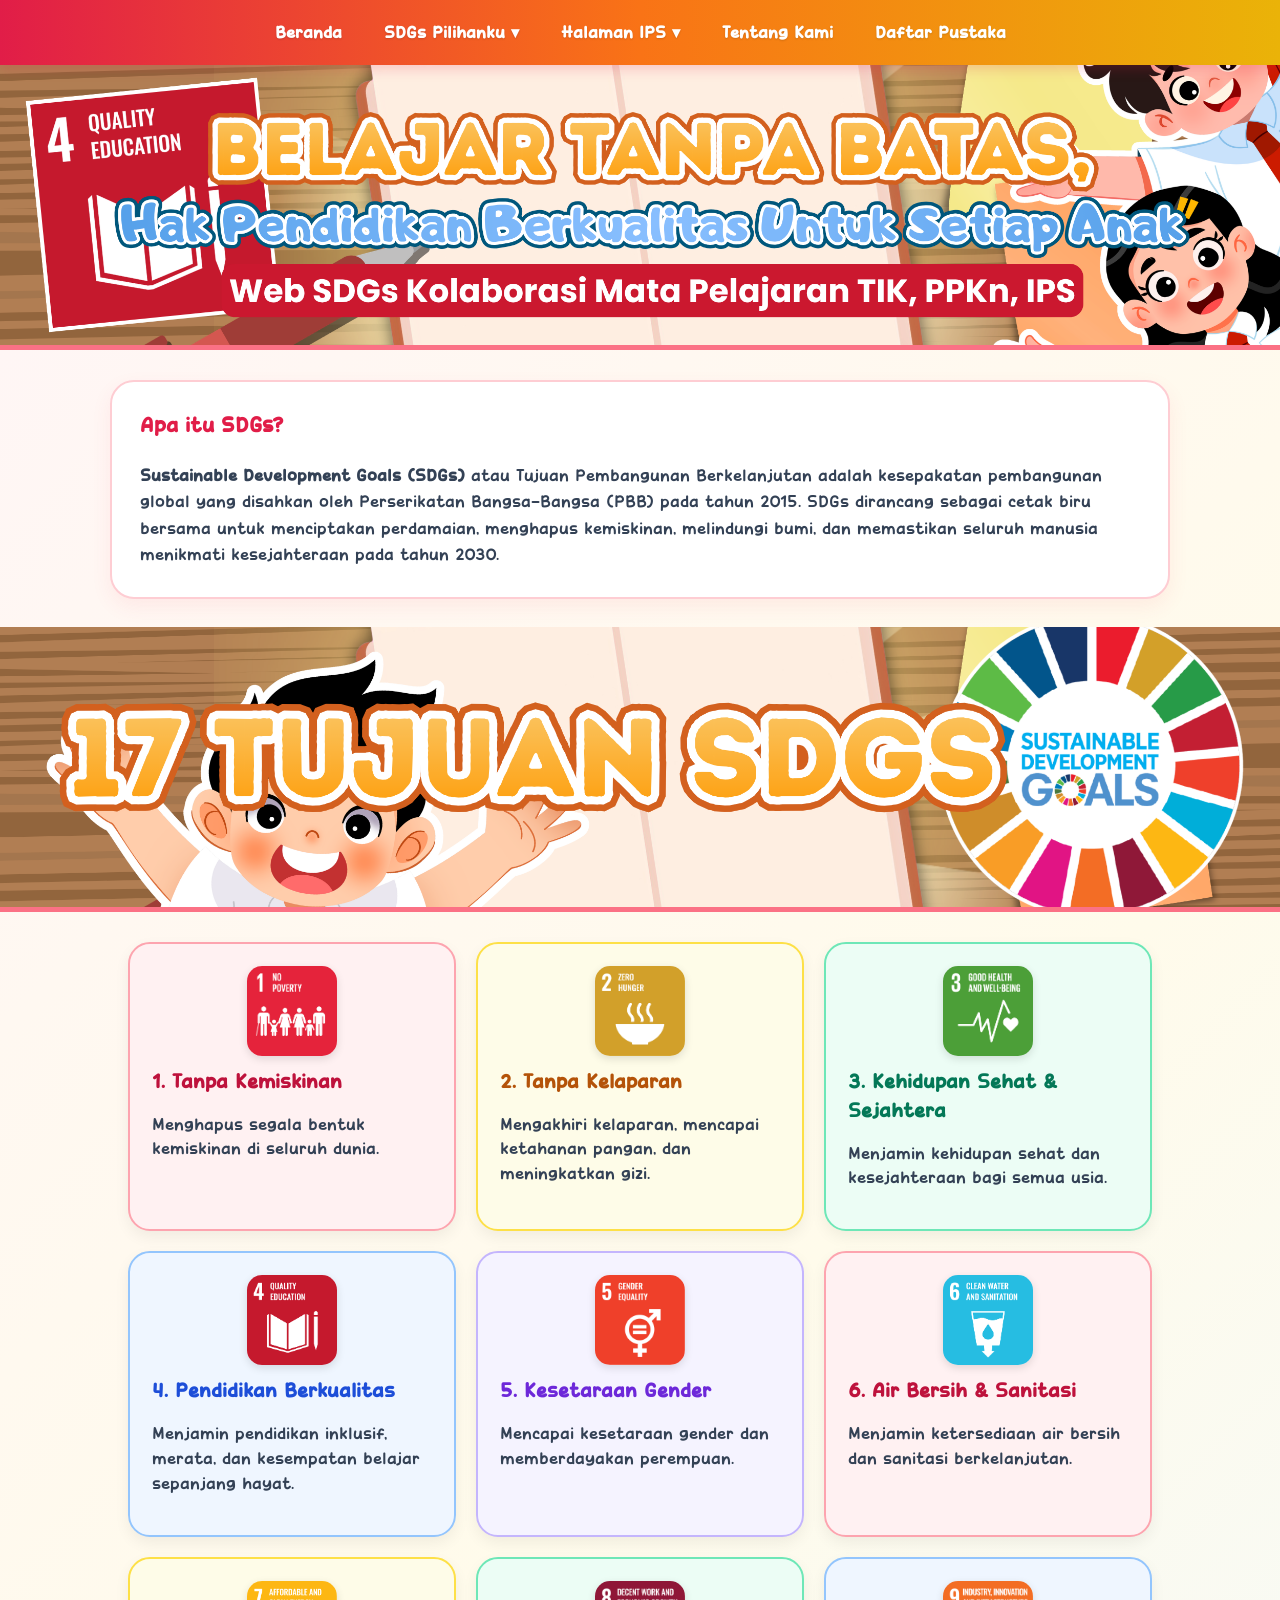
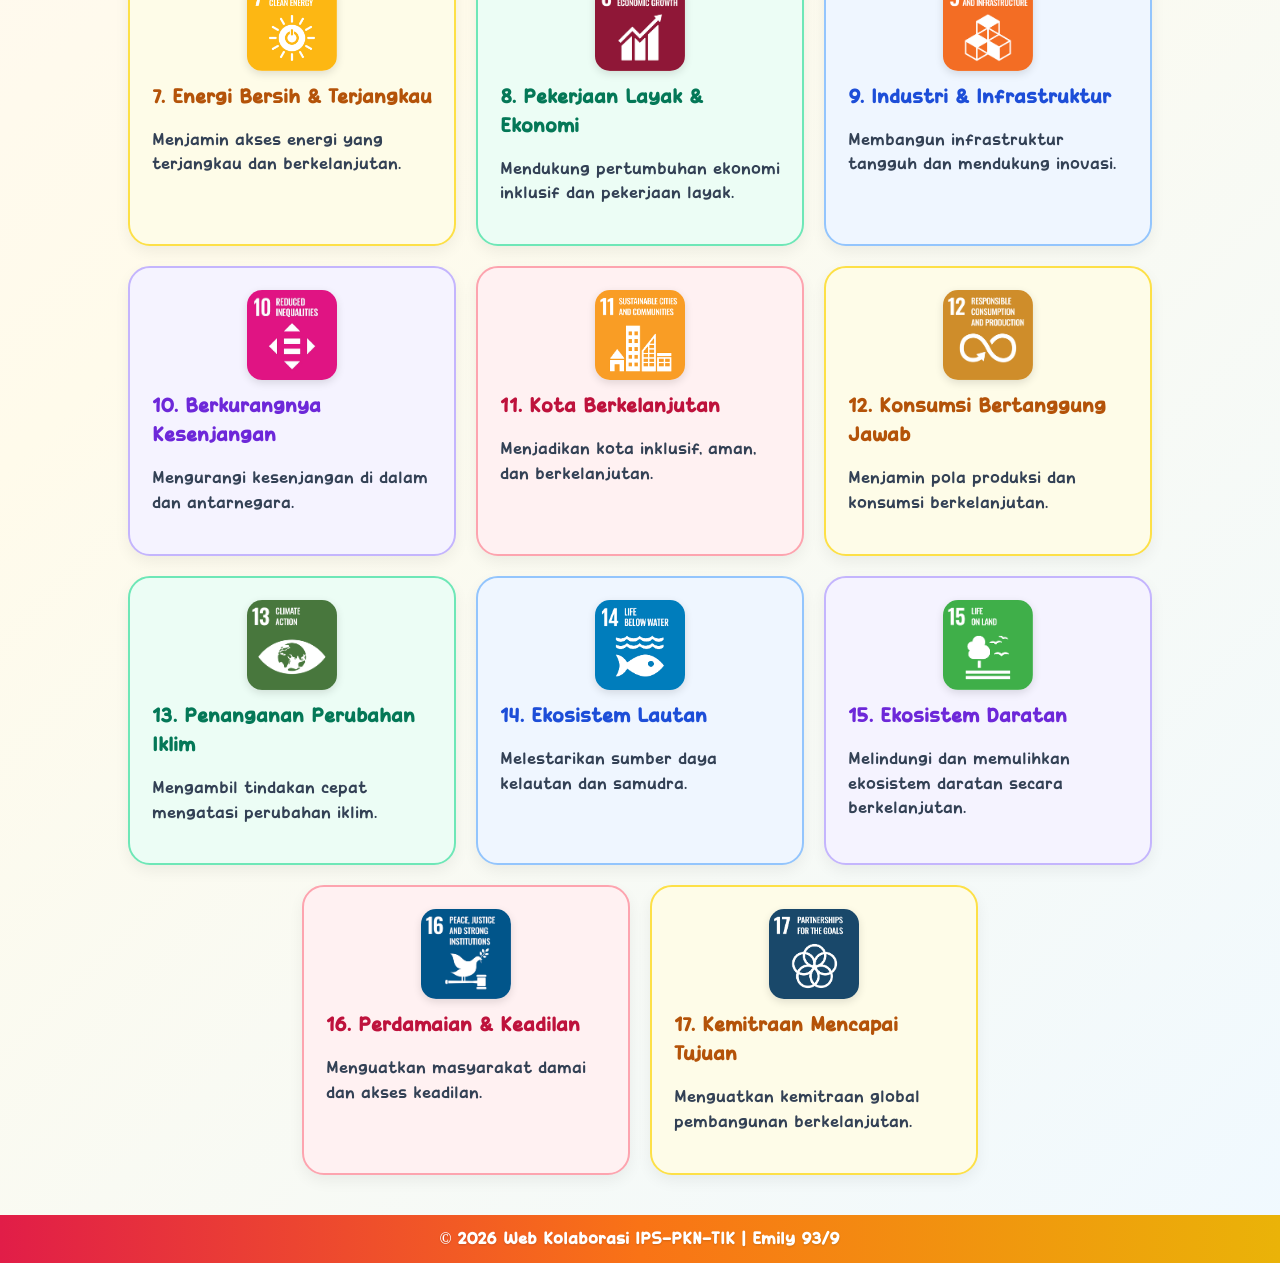
<file: index.html>
<!DOCTYPE html>
<html lang="id">
<head>
    <meta charset="UTF-8">
    <meta name="viewport" content="width=device-width, initial-scale=1.0">
    <title>Beranda - Belajar Tanpa Batas (SDGs 4)</title>
    <link rel="stylesheet" href="sas-93-emily.css">
</head>
<body>

    <div class="topnav">
        <a href="index.html">Beranda</a>
        <div class="dropdown">
            <a href="sdgs.html">SDGs Pilihanku ▾</a>
            <div class="dropdown-content">
                <a href="sdgs.html#masalah">Permasalahan di Sekitarku</a>
                <a href="sdgs.html#kerjasama">Keterkaitan SDGs & Kerjasama</a>
                <a href="sdgs.html#pancasila">Hubungan Pancasila & SDGs</a>
            </div>
        </div>
        <div class="dropdown">
            <a href="ips.html">Halaman IPS ▾</a>
            <div class="dropdown-content">
                <a href="ips.html#pembangunan">Pembangunan</a>
                <a href="ips.html#poster">Poster dan Video Kampanye</a>
            </div>
        </div>
        <a href="perkenalan.html">Tentang Kami</a>
        <a href="daftar-pustaka.html">Daftar Pustaka</a>
    </div>

    <div class="header-banner">
        <img src="1.png" alt="Belajar Tanpa Batas">
    </div>

    <div class="content">
        <div class="kotak-info">
            <h3>Apa itu SDGs?</h3>
            <p><b>Sustainable Development Goals (SDGs)</b> atau Tujuan Pembangunan Berkelanjutan adalah kesepakatan pembangunan global yang disahkan oleh Perserikatan Bangsa-Bangsa (PBB) pada tahun 2015. SDGs dirancang sebagai cetak biru bersama untuk menciptakan perdamaian, menghapus kemiskinan, melindungi bumi, dan memastikan seluruh manusia menikmati kesejahteraan pada tahun 2030.</p>
        </div>
    </div>

    <div class="header-banner">
        <img src="2.png" alt="17 Tujuan Pembangunan Berkelanjutan">
    </div>

    <div class="grid-kartu">
        <div class="kartu">
            <img src="sdgs1.png" alt="SDG 1" class="ikon-sdg">
            <h3>1. Tanpa Kemiskinan</h3>
            <p>Menghapus segala bentuk kemiskinan di seluruh dunia.</p>
        </div>
        <div class="kartu">
            <img src="sdgs2.png" alt="SDG 2" class="ikon-sdg">
            <h3>2. Tanpa Kelaparan</h3>
            <p>Mengakhiri kelaparan, mencapai ketahanan pangan, dan meningkatkan gizi.</p>
        </div>
        <div class="kartu">
            <img src="sdgs3.png" alt="SDG 3" class="ikon-sdg">
            <h3>3. Kehidupan Sehat & Sejahtera</h3>
            <p>Menjamin kehidupan sehat dan kesejahteraan bagi semua usia.</p>
        </div>
        <div class="kartu">
            <img src="sdgs4.png" alt="SDG 4" class="ikon-sdg">
            <h3>4. Pendidikan Berkualitas</h3>
            <p>Menjamin pendidikan inklusif, merata, dan kesempatan belajar sepanjang hayat.</p>
        </div>
        <div class="kartu">
            <img src="sdgs5.png" alt="SDG 5" class="ikon-sdg">
            <h3>5. Kesetaraan Gender</h3>
            <p>Mencapai kesetaraan gender dan memberdayakan perempuan.</p>
        </div>
        <div class="kartu">
            <img src="sdgs6.png" alt="SDG 6" class="ikon-sdg">
            <h3>6. Air Bersih & Sanitasi</h3>
            <p>Menjamin ketersediaan air bersih dan sanitasi berkelanjutan.</p>
        </div>
        <div class="kartu">
            <img src="sdgs7.png" alt="SDG 7" class="ikon-sdg">
            <h3>7. Energi Bersih & Terjangkau</h3>
            <p>Menjamin akses energi yang terjangkau dan berkelanjutan.</p>
        </div>
        <div class="kartu">
            <img src="sdgs8.png" alt="SDG 8" class="ikon-sdg">
            <h3>8. Pekerjaan Layak & Ekonomi</h3>
            <p>Mendukung pertumbuhan ekonomi inklusif dan pekerjaan layak.</p>
        </div>
        <div class="kartu">
            <img src="sdgs9.png" alt="SDG 9" class="ikon-sdg">
            <h3>9. Industri & Infrastruktur</h3>
            <p>Membangun infrastruktur tangguh dan mendukung inovasi.</p>
        </div>
        <div class="kartu">
            <img src="sdgs10.jpg" alt="SDG 10" class="ikon-sdg">
            <h3>10. Berkurangnya Kesenjangan</h3>
            <p>Mengurangi kesenjangan di dalam dan antarnegara.</p>
        </div>
        <div class="kartu">
            <img src="sdgs11.png" alt="SDG 11" class="ikon-sdg">
            <h3>11. Kota Berkelanjutan</h3>
            <p>Menjadikan kota inklusif, aman, dan berkelanjutan.</p>
        </div>
        <div class="kartu">
            <img src="sdgs12.png" alt="SDG 12" class="ikon-sdg">
            <h3>12. Konsumsi Bertanggung Jawab</h3>
            <p>Menjamin pola produksi dan konsumsi berkelanjutan.</p>
        </div>
        <div class="kartu">
            <img src="sdgs13.png" alt="SDG 13" class="ikon-sdg">
            <h3>13. Penanganan Perubahan Iklim</h3>
            <p>Mengambil tindakan cepat mengatasi perubahan iklim.</p>
        </div>
        <div class="kartu">
            <img src="sdgs14.png" alt="SDG 14" class="ikon-sdg">
            <h3>14. Ekosistem Lautan</h3>
            <p>Melestarikan sumber daya kelautan dan samudra.</p>
        </div>
        <div class="kartu">
            <img src="sdgs15.png" alt="SDG 15" class="ikon-sdg">
            <h3>15. Ekosistem Daratan</h3>
            <p>Melindungi dan memulihkan ekosistem daratan secara berkelanjutan.</p>
        </div>
        <div class="kartu">
            <img src="sdgs16.png" alt="SDG 16" class="ikon-sdg">
            <h3>16. Perdamaian & Keadilan</h3>
            <p>Menguatkan masyarakat damai dan akses keadilan.</p>
        </div>
        <div class="kartu">
            <img src="sdgs17.png" alt="SDG 17" class="ikon-sdg">
            <h3>17. Kemitraan Mencapai Tujuan</h3>
            <p>Menguatkan kemitraan global pembangunan berkelanjutan.</p>
        </div>
    </div>

        <div class="footer">
        <p>&copy; 2026 Web Kolaborasi IPS-PKN-TIK | Emily 93/9</p>
    </div>
</body>
</html>
</file>
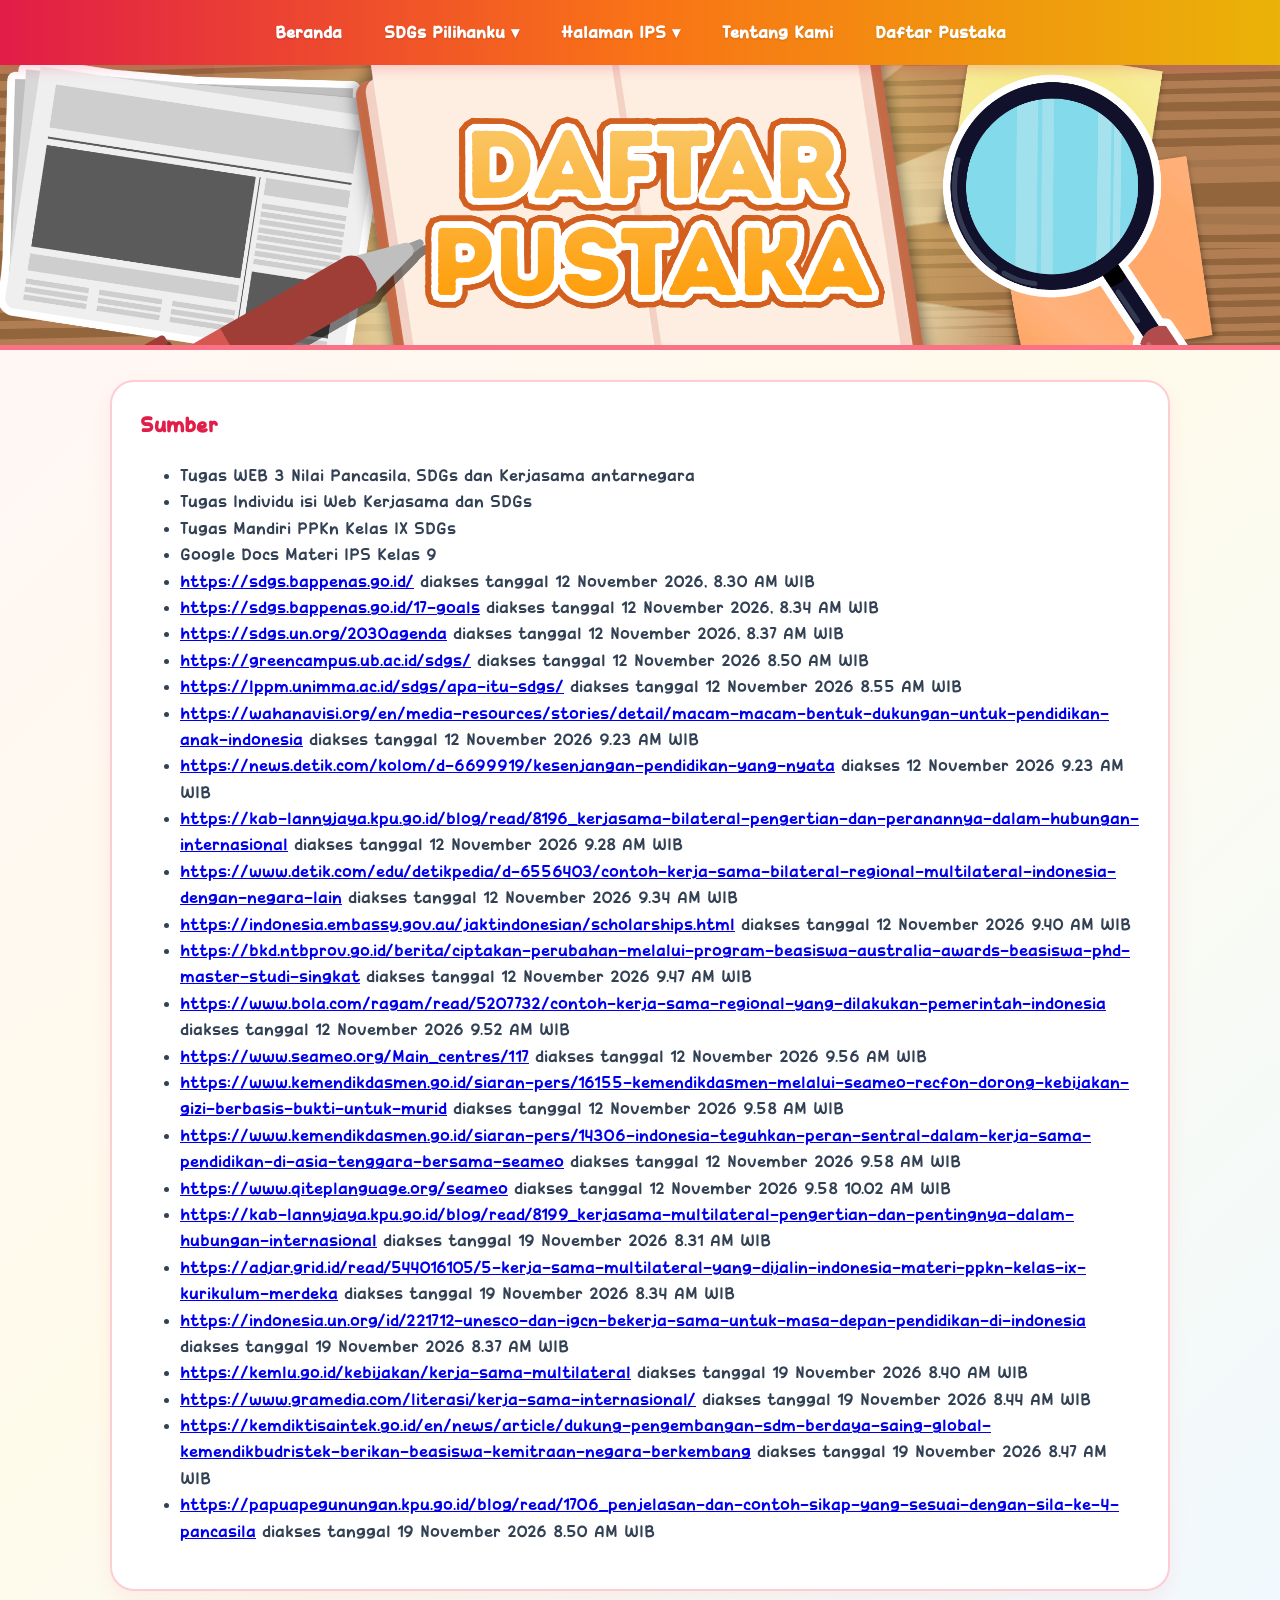
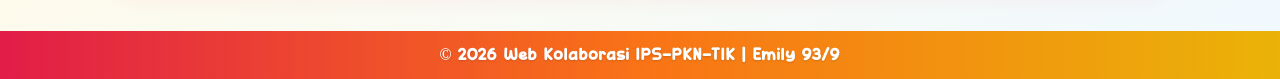
<file: daftar-pustaka.html>
<!DOCTYPE html>
<html lang="id">
<head>
    <meta charset="UTF-8">
    <meta name="viewport" content="width=device-width, initial-scale=1.0">
    <title>Daftar Pustaka - SDGs 4</title>
    <link rel="stylesheet" href="sas-93-emily.css">
</head>
<body>

    <div class="topnav">
        <a href="index.html">Beranda</a>
        <div class="dropdown">
            <a href="sdgs.html">SDGs Pilihanku ▾</a>
            <div class="dropdown-content">
                <a href="sdgs.html#masalah">Permasalahan di Sekitarku</a>
                <a href="sdgs.html#kerjasama">Keterkaitan SDGs & Kerjasama</a>
                <a href="sdgs.html#pancasila">Hubungan Pancasila & SDGs</a>
            </div>
        </div>
        <div class="dropdown">
            <a href="ips.html">Halaman IPS ▾</a>
            <div class="dropdown-content">
                <a href="ips.html#pembangunan">Pembangunan</a>
                <a href="ips.html#poster">Poster dan Video Kampanye</a>
            </div>
        </div>
        <a href="perkenalan.html">Tentang Kami</a>
        <a href="daftar-pustaka.html">Daftar Pustaka</a>
    </div>

    <div class="header-banner">
        <img src="9.png" alt="Daftar Pustaka">
    </div>

    <div class="content">
        <div class="kotak-info" style="word-wrap: break-word;">
            <h3>Sumber</h3>
            <ul>
                <li>Tugas WEB 3 Nilai Pancasila, SDGs dan Kerjasama antarnegara</li>
                <li>Tugas Individu isi Web Kerjasama dan SDGs</li>
                <li>Tugas Mandiri PPKn Kelas IX SDGs</li>
                <li>Google Docs Materi IPS Kelas 9</li>
                <li><a href="https://sdgs.bappenas.go.id/" target="_blank">https://sdgs.bappenas.go.id/</a> diakses tanggal 12 November 2026, 8.30 AM WIB</li>
                <li><a href="https://sdgs.bappenas.go.id/17-goals" target="_blank">https://sdgs.bappenas.go.id/17-goals</a> diakses tanggal 12 November 2026, 8.34 AM WIB</li>
                <li><a href="https://sdgs.un.org/2030agenda" target="_blank">https://sdgs.un.org/2030agenda</a> diakses tanggal 12 November 2026, 8.37 AM WIB</li>
                <li><a href="https://greencampus.ub.ac.id/sdgs/" target="_blank">https://greencampus.ub.ac.id/sdgs/</a> diakses tanggal 12 November 2026 8.50 AM WIB</li>
                <li><a href="https://lppm.unimma.ac.id/sdgs/apa-itu-sdgs/" target="_blank">https://lppm.unimma.ac.id/sdgs/apa-itu-sdgs/</a> diakses tanggal 12 November 2026 8.55 AM WIB</li>
                <li><a href="https://wahanavisi.org/en/media-resources/stories/detail/macam-macam-bentuk-dukungan-untuk-pendidikan-anak-indonesia" target="_blank">https://wahanavisi.org/en/media-resources/stories/detail/macam-macam-bentuk-dukungan-untuk-pendidikan-anak-indonesia</a> diakses tanggal 12 November 2026 9.23 AM WIB</li>
                <li><a href="https://news.detik.com/kolom/d-6699919/kesenjangan-pendidikan-yang-nyata" target="_blank">https://news.detik.com/kolom/d-6699919/kesenjangan-pendidikan-yang-nyata</a> diakses 12 November 2026 9.23 AM WIB</li>
                <li><a href="https://kab-lannyjaya.kpu.go.id/blog/read/8196_kerjasama-bilateral-pengertian-dan-peranannya-dalam-hubungan-internasional" target="_blank">https://kab-lannyjaya.kpu.go.id/blog/read/8196_kerjasama-bilateral-pengertian-dan-peranannya-dalam-hubungan-internasional</a> diakses tanggal 12 November 2026 9.28 AM WIB</li>
                <li><a href="https://www.detik.com/edu/detikpedia/d-6556403/contoh-kerja-sama-bilateral-regional-multilateral-indonesia-dengan-negara-lain" target="_blank">https://www.detik.com/edu/detikpedia/d-6556403/contoh-kerja-sama-bilateral-regional-multilateral-indonesia-dengan-negara-lain</a> diakses tanggal 12 November 2026 9.34 AM WIB</li>
                <li><a href="https://indonesia.embassy.gov.au/jaktindonesian/scholarships.html" target="_blank">https://indonesia.embassy.gov.au/jaktindonesian/scholarships.html</a> diakses tanggal 12 November 2026 9.40 AM WIB</li>
                <li><a href="https://bkd.ntbprov.go.id/berita/ciptakan-perubahan-melalui-program-beasiswa-australia-awards-beasiswa-phd-master-studi-singkat" target="_blank">https://bkd.ntbprov.go.id/berita/ciptakan-perubahan-melalui-program-beasiswa-australia-awards-beasiswa-phd-master-studi-singkat</a> diakses tanggal 12 November 2026 9.47 AM WIB</li>
                <li><a href="https://www.bola.com/ragam/read/5207732/contoh-kerja-sama-regional-yang-dilakukan-pemerintah-indonesia" target="_blank">https://www.bola.com/ragam/read/5207732/contoh-kerja-sama-regional-yang-dilakukan-pemerintah-indonesia</a> diakses tanggal 12 November 2026 9.52 AM WIB</li>
                <li><a href="https://www.seameo.org/Main_centres/117" target="_blank">https://www.seameo.org/Main_centres/117</a> diakses tanggal 12 November 2026 9.56 AM WIB</li>
                <li><a href="https://www.kemendikdasmen.go.id/siaran-pers/16155-kemendikdasmen-melalui-seameo-recfon-dorong-kebijakan-gizi-berbasis-bukti-untuk-murid" target="_blank">https://www.kemendikdasmen.go.id/siaran-pers/16155-kemendikdasmen-melalui-seameo-recfon-dorong-kebijakan-gizi-berbasis-bukti-untuk-murid</a> diakses tanggal 12 November 2026 9.58 AM WIB</li>
                <li><a href="https://www.kemendikdasmen.go.id/siaran-pers/14306-indonesia-teguhkan-peran-sentral-dalam-kerja-sama-pendidikan-di-asia-tenggara-bersama-seameo" target="_blank">https://www.kemendikdasmen.go.id/siaran-pers/14306-indonesia-teguhkan-peran-sentral-dalam-kerja-sama-pendidikan-di-asia-tenggara-bersama-seameo</a> diakses tanggal 12 November 2026 9.58 AM WIB</li>
                <li><a href="https://www.qiteplanguage.org/seameo" target="_blank">https://www.qiteplanguage.org/seameo</a> diakses tanggal 12 November 2026 9.58 10.02 AM WIB</li>
                <li><a href="https://kab-lannyjaya.kpu.go.id/blog/read/8199_kerjasama-multilateral-pengertian-dan-pentingnya-dalam-hubungan-internasional" target="_blank">https://kab-lannyjaya.kpu.go.id/blog/read/8199_kerjasama-multilateral-pengertian-dan-pentingnya-dalam-hubungan-internasional</a> diakses tanggal 19 November 2026 8.31 AM WIB</li>
                <li><a href="https://adjar.grid.id/read/544016105/5-kerja-sama-multilateral-yang-dijalin-indonesia-materi-ppkn-kelas-ix-kurikulum-merdeka" target="_blank">https://adjar.grid.id/read/544016105/5-kerja-sama-multilateral-yang-dijalin-indonesia-materi-ppkn-kelas-ix-kurikulum-merdeka</a> diakses tanggal 19 November 2026 8.34 AM WIB</li>
                <li><a href="https://indonesia.un.org/id/221712-unesco-dan-igcn-bekerja-sama-untuk-masa-depan-pendidikan-di-indonesia" target="_blank">https://indonesia.un.org/id/221712-unesco-dan-igcn-bekerja-sama-untuk-masa-depan-pendidikan-di-indonesia</a> diakses tanggal 19 November 2026 8.37 AM WIB</li>
                <li><a href="https://kemlu.go.id/kebijakan/kerja-sama-multilateral" target="_blank">https://kemlu.go.id/kebijakan/kerja-sama-multilateral</a> diakses tanggal 19 November 2026 8.40 AM WIB</li>
                <li><a href="https://www.gramedia.com/literasi/kerja-sama-internasional/" target="_blank">https://www.gramedia.com/literasi/kerja-sama-internasional/</a> diakses tanggal 19 November 2026 8.44 AM WIB</li>
                <li><a href="https://kemdiktisaintek.go.id/en/news/article/dukung-pengembangan-sdm-berdaya-saing-global-kemendikbudristek-berikan-beasiswa-kemitraan-negara-berkembang" target="_blank">https://kemdiktisaintek.go.id/en/news/article/dukung-pengembangan-sdm-berdaya-saing-global-kemendikbudristek-berikan-beasiswa-kemitraan-negara-berkembang</a> diakses tanggal 19 November 2026 8.47 AM WIB</li>
                <li><a href="https://papuapegunungan.kpu.go.id/blog/read/1706_penjelasan-dan-contoh-sikap-yang-sesuai-dengan-sila-ke-4-pancasila" target="_blank">https://papuapegunungan.kpu.go.id/blog/read/1706_penjelasan-dan-contoh-sikap-yang-sesuai-dengan-sila-ke-4-pancasila</a> diakses tanggal 19 November 2026 8.50 AM WIB</li>
            </ul>
        </div>
    </div>

   <div class="footer">
        <p>&copy; 2026 Web Kolaborasi IPS-PKN-TIK | Emily 93/9</p>
    </div>
</body>
</html>
</file>
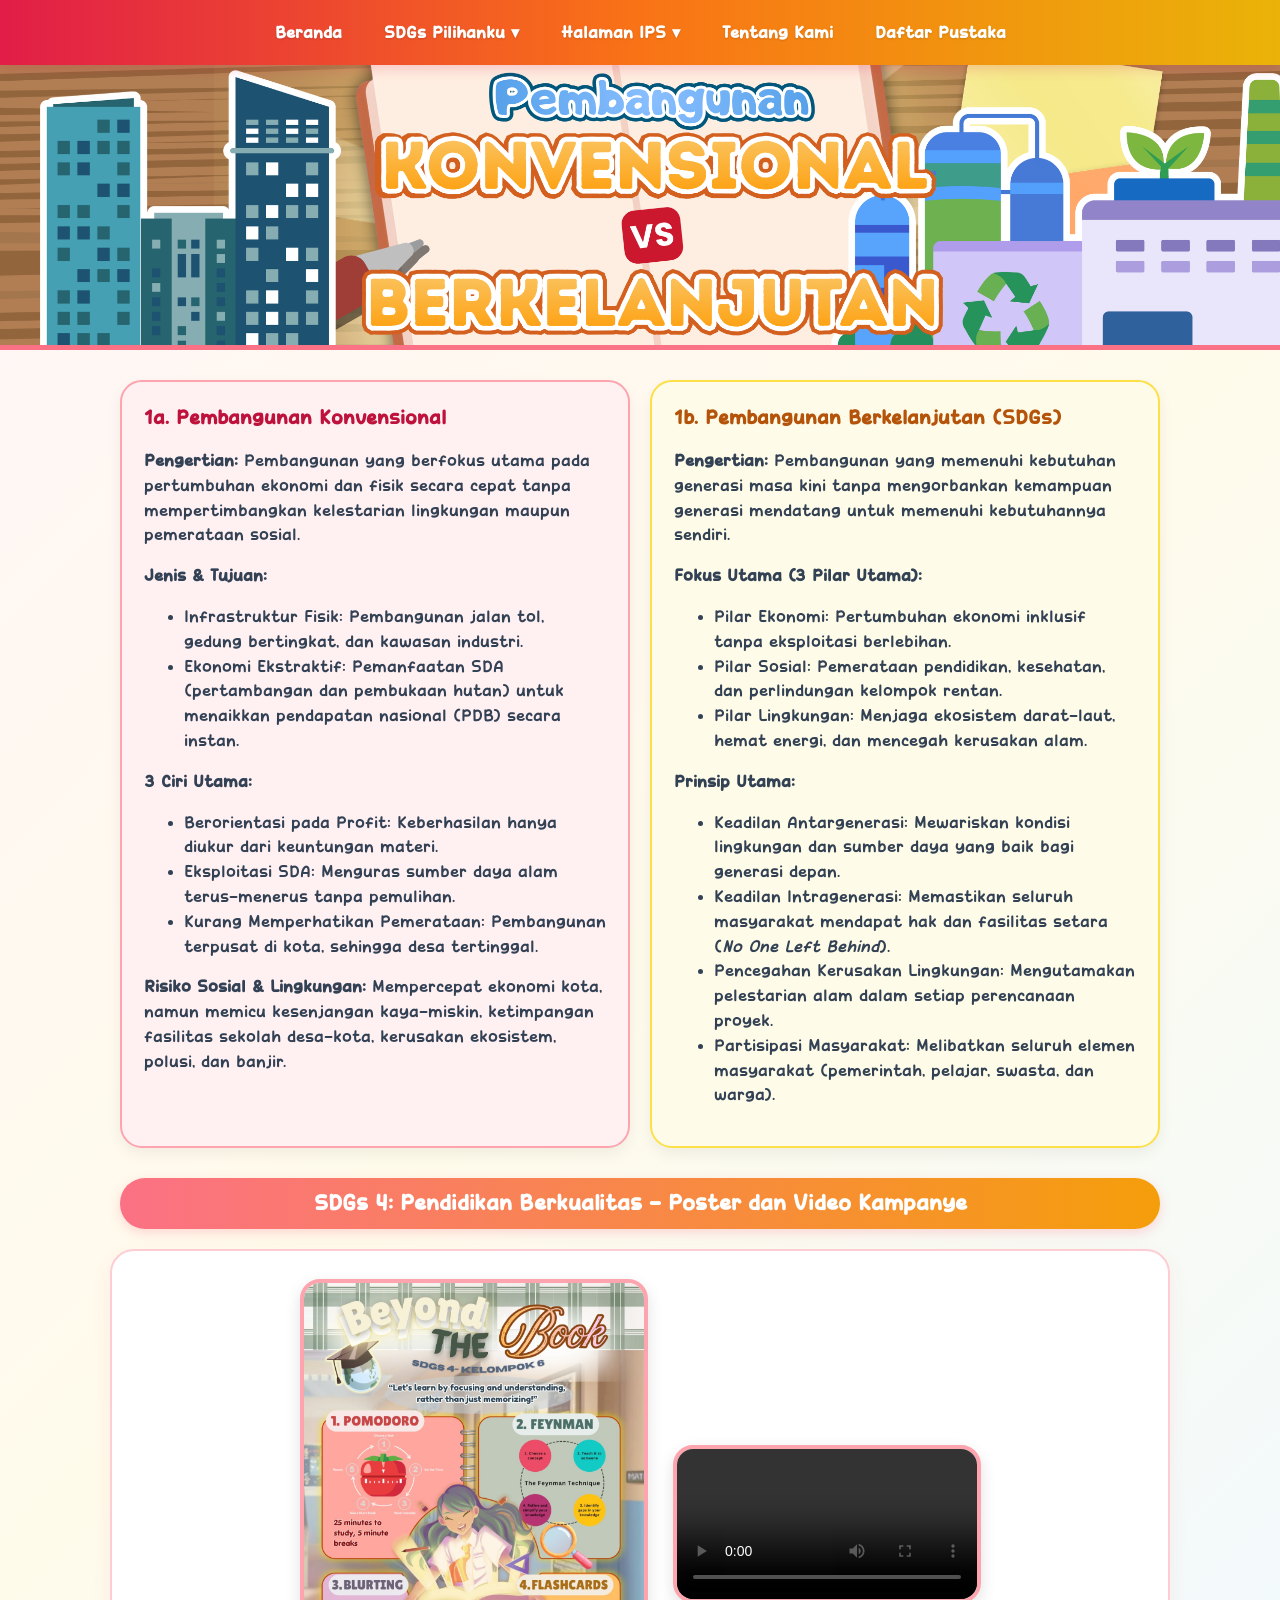
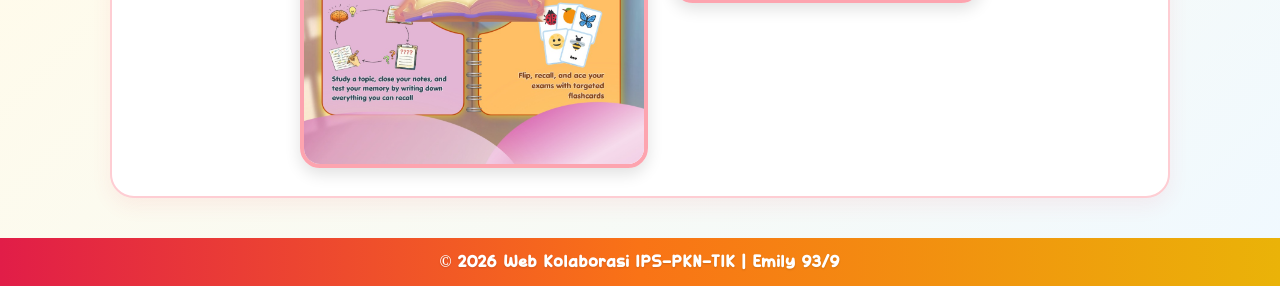
<file: ips.html>
<!DOCTYPE html>
<html lang="id">
<head>
    <meta charset="UTF-8">
    <meta name="viewport" content="width=device-width, initial-scale=1.0">
    <title>Halaman IPS - SDGs 4</title>
    <link rel="stylesheet" href="sas-93-emily.css">
</head>
<body>

    <div class="topnav">
        <a href="index.html">Beranda</a>
        <div class="dropdown">
            <a href="sdgs.html">SDGs Pilihanku ▾</a>
            <div class="dropdown-content">
                <a href="sdgs.html#masalah">Permasalahan di Sekitarku</a>
                <a href="sdgs.html#kerjasama">Keterkaitan SDGs & Kerjasama</a>
                <a href="sdgs.html#pancasila">Hubungan Pancasila & SDGs</a>
            </div>
        </div>
        <div class="dropdown">
            <a href="ips.html">Halaman IPS ▾</a>
            <div class="dropdown-content">
                <a href="ips.html#pembangunan">Pembangunan</a>
                <a href="ips.html#poster">Poster dan Video Kampanye</a>
            </div>
        </div>
        <a href="perkenalan.html">Tentang Kami</a>
        <a href="daftar-pustaka.html">Daftar Pustaka</a>
    </div>

    <div id="pembangunan" class="header-banner">
        <img src="7.png" alt="Materi IPS Pembangunan">
    </div>

    <div class="grid-kartu">
        <div class="kartu" style="flex: 1; min-width: 320px;">
            <h3>1a. Pembangunan Konvensional</h3>
            <p><b>Pengertian:</b> Pembangunan yang berfokus utama pada pertumbuhan ekonomi dan fisik secara cepat tanpa mempertimbangkan kelestarian lingkungan maupun pemerataan sosial.</p>
            
            <p><b>Jenis & Tujuan:</b></p>
            <ul>
                <li>Infrastruktur Fisik: Pembangunan jalan tol, gedung bertingkat, dan kawasan industri.</li>
                <li>Ekonomi Ekstraktif: Pemanfaatan SDA (pertambangan dan pembukaan hutan) untuk menaikkan pendapatan nasional (PDB) secara instan.</li>
            </ul>

            <p><b>3 Ciri Utama:</b></p>
            <ul>
                <li>Berorientasi pada Profit: Keberhasilan hanya diukur dari keuntungan materi.</li>
                <li>Eksploitasi SDA: Menguras sumber daya alam terus-menerus tanpa pemulihan.</li>
                <li>Kurang Memperhatikan Pemerataan: Pembangunan terpusat di kota, sehingga desa tertinggal.</li>
            </ul>

            <p><b>Risiko Sosial & Lingkungan:</b> Mempercepat ekonomi kota, namun memicu kesenjangan kaya-miskin, ketimpangan fasilitas sekolah desa-kota, kerusakan ekosistem, polusi, dan banjir.</p>
        </div>

        <div class="kartu" style="flex: 1; min-width: 320px;">
            <h3>1b. Pembangunan Berkelanjutan (SDGs)</h3>
            <p><b>Pengertian:</b> Pembangunan yang memenuhi kebutuhan generasi masa kini tanpa mengorbankan kemampuan generasi mendatang untuk memenuhi kebutuhannya sendiri.</p>
            
            <p><b>Fokus Utama (3 Pilar Utama):</b></p>
            <ul>
                <li>Pilar Ekonomi: Pertumbuhan ekonomi inklusif tanpa eksploitasi berlebihan.</li>
                <li>Pilar Sosial: Pemerataan pendidikan, kesehatan, dan perlindungan kelompok rentan.</li>
                <li>Pilar Lingkungan: Menjaga ekosistem darat-laut, hemat energi, dan mencegah kerusakan alam.</li>
            </ul>

            <p><b>Prinsip Utama:</b></p>
            <ul>
                <li>Keadilan Antargenerasi: Mewariskan kondisi lingkungan dan sumber daya yang baik bagi generasi depan.</li>
                <li>Keadilan Intragenerasi: Memastikan seluruh masyarakat mendapat hak dan fasilitas setara (<i>No One Left Behind</i>).</li>
                <li>Pencegahan Kerusakan Lingkungan: Mengutamakan pelestarian alam dalam setiap perencanaan proyek.</li>
                <li>Partisipasi Masyarakat: Melibatkan seluruh elemen masyarakat (pemerintah, pelajar, swasta, dan warga).</li>
            </ul>
        </div>
    </div>

    <div id="poster" class="section-subjudul">
        <h2>SDGs 4: Pendidikan Berkualitas - Poster dan Video Kampanye</h2>
    </div>
    <div class="content">
        <div class="kotak-info" style="display: flex; justify-content: center; align-items: center; gap: 25px; flex-wrap: wrap;">
            <img src="Poster.jpeg" alt="Poster Kampanye SDGs 4" style="width: 100%; max-width: 340px; border-radius: 20px; border: 4px solid #fda4af; box-shadow: 0px 6px 16px rgba(0, 0, 0, 0.12);">

            <video controls style="width: 100%; max-width: 300px; border-radius: 20px; border: 4px solid #fda4af; box-shadow: 0px 6px 16px rgba(0, 0, 0, 0.12);">
                <source src="Video.mp4" type="video/mp4">
                Browser kamu tidak mendukung pemutaran video MP4.
            </video>
        </div>
    </div>

    <div class="footer">
        <p>&copy; 2026 Web Kolaborasi IPS-PKN-TIK | Emily 93/9</p>
    </div>
</body>
</html>
</file>
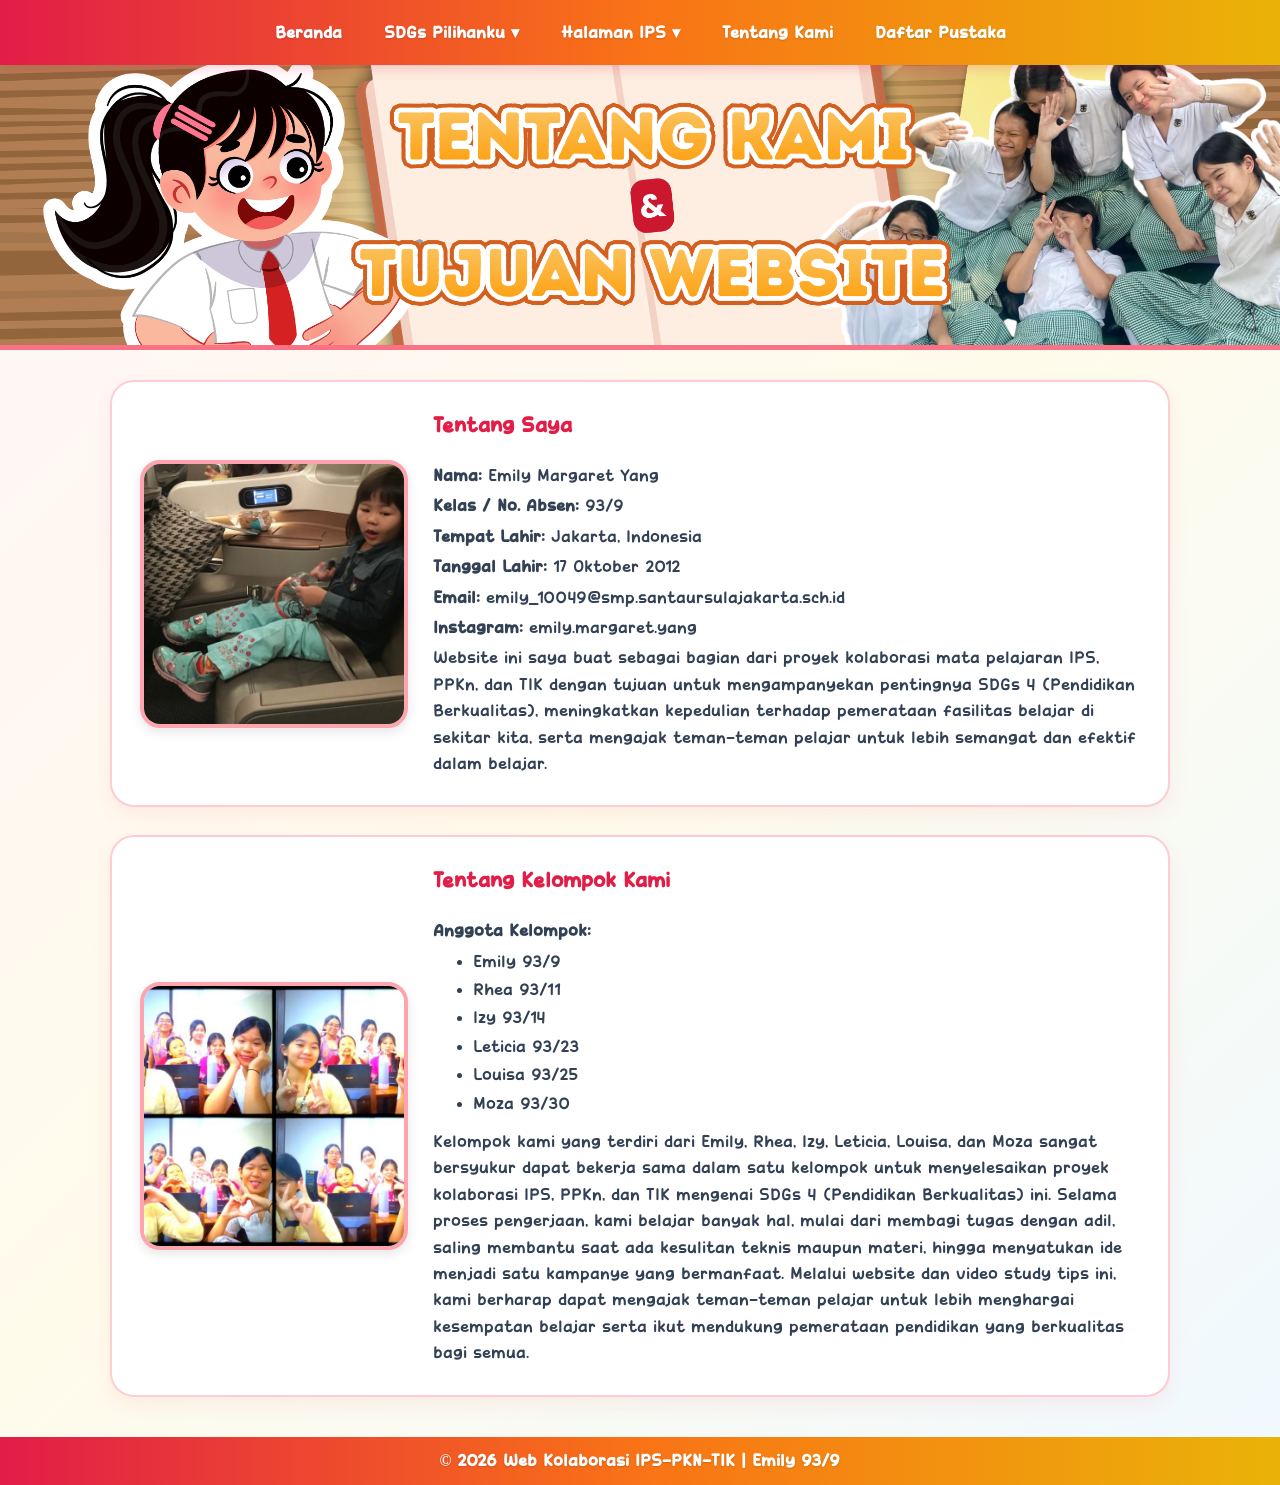
<file: perkenalan.html>
<!DOCTYPE html>
<html lang="id">
<head>
    <meta charset="UTF-8">
    <meta name="viewport" content="width=device-width, initial-scale=1.0">
    <title>Tentang Kami - SDGs 4</title>
    <link rel="stylesheet" href="sas-93-emily.css">
</head>
<body>

    <div class="topnav">
        <a href="index.html">Beranda</a>
        <div class="dropdown">
            <a href="sdgs.html">SDGs Pilihanku ▾</a>
            <div class="dropdown-content">
                <a href="sdgs.html#masalah">Permasalahan di Sekitarku</a>
                <a href="sdgs.html#kerjasama">Keterkaitan SDGs & Kerjasama</a>
                <a href="sdgs.html#pancasila">Hubungan Pancasila & SDGs</a>
            </div>
        </div>
        <div class="dropdown">
            <a href="ips.html">Halaman IPS ▾</a>
            <div class="dropdown-content">
                <a href="ips.html#pembangunan">Pembangunan</a>
                <a href="ips.html#poster">Poster dan Video Kampanye</a>
            </div>
        </div>
        <a href="perkenalan.html">Tentang Kami</a>
        <a href="daftar-pustaka.html">Daftar Pustaka</a>
    </div>

    <div class="header-banner">
        <img src="8.png" alt="Tentang Kami">
    </div>

    <div class="content">
        <div class="kotak-info kotak-kelompok">
            <div class="foto-kelompok">
                <img src="emibfr.jpeg" alt="Foto Pembuat Website">
            </div>

            <div class="teks-kelompok">
                <h3>Tentang Saya</h3>
                <p><b>Nama:</b> Emily Margaret Yang</p>
                <p><b>Kelas / No. Absen:</b> 93/9</p>
                <p><b>Tempat Lahir:</b> Jakarta, Indonesia</p>
                <p><b>Tanggal Lahir:</b> 17 Oktober 2012</p>
                <p><b>Email:</b> emily_10049@smp.santaursulajakarta.sch.id</p>
                <p><b>Instagram:</b> emily.margaret.yang</p>
                <p>Website ini saya buat sebagai bagian dari proyek kolaborasi mata pelajaran IPS, PPKn, dan TIK dengan tujuan untuk mengampanyekan pentingnya SDGs 4 (Pendidikan Berkualitas), meningkatkan kepedulian terhadap pemerataan fasilitas belajar di sekitar kita, serta mengajak teman-teman pelajar untuk lebih semangat dan efektif dalam belajar.</p>
            </div>
        </div>
    </div>

    <div class="content">
        <div class="kotak-info kotak-kelompok">
            <div class="foto-kelompok">
                <img src="Kelompok.jpeg" alt="Foto Kelompok IL">
            </div>

            <div class="teks-kelompok">
                <h3>Tentang Kelompok Kami</h3>
                <p><b>Anggota Kelompok:</b></p>
                <ul>
                    <li> Emily 93/9</li>
                    <li> Rhea 93/11</li>
                    <li> Izy 93/14 </li>
                    <li> Leticia 93/23 </li>
                    <li> Louisa 93/25 </li>
                    <li> Moza 93/30 </li>
                </ul>
                <p>Kelompok kami yang terdiri dari Emily, Rhea, Izy, Leticia, Louisa, dan Moza sangat bersyukur dapat bekerja sama dalam satu kelompok untuk menyelesaikan proyek kolaborasi IPS, PPKn, dan TIK mengenai SDGs 4 (Pendidikan Berkualitas) ini. Selama proses pengerjaan, kami belajar banyak hal, mulai dari membagi tugas dengan adil, saling membantu saat ada kesulitan teknis maupun materi, hingga menyatukan ide menjadi satu kampanye yang bermanfaat. Melalui website dan video study tips ini, kami berharap dapat mengajak teman-teman pelajar untuk lebih menghargai kesempatan belajar serta ikut mendukung pemerataan pendidikan yang berkualitas bagi semua.</p>
            </div>
        </div>
    </div>

    <div class="footer">
        <p>&copy; 2026 Web Kolaborasi IPS-PKN-TIK | Emily 93/9</p>
    </div>
</body>
</html>
</file>
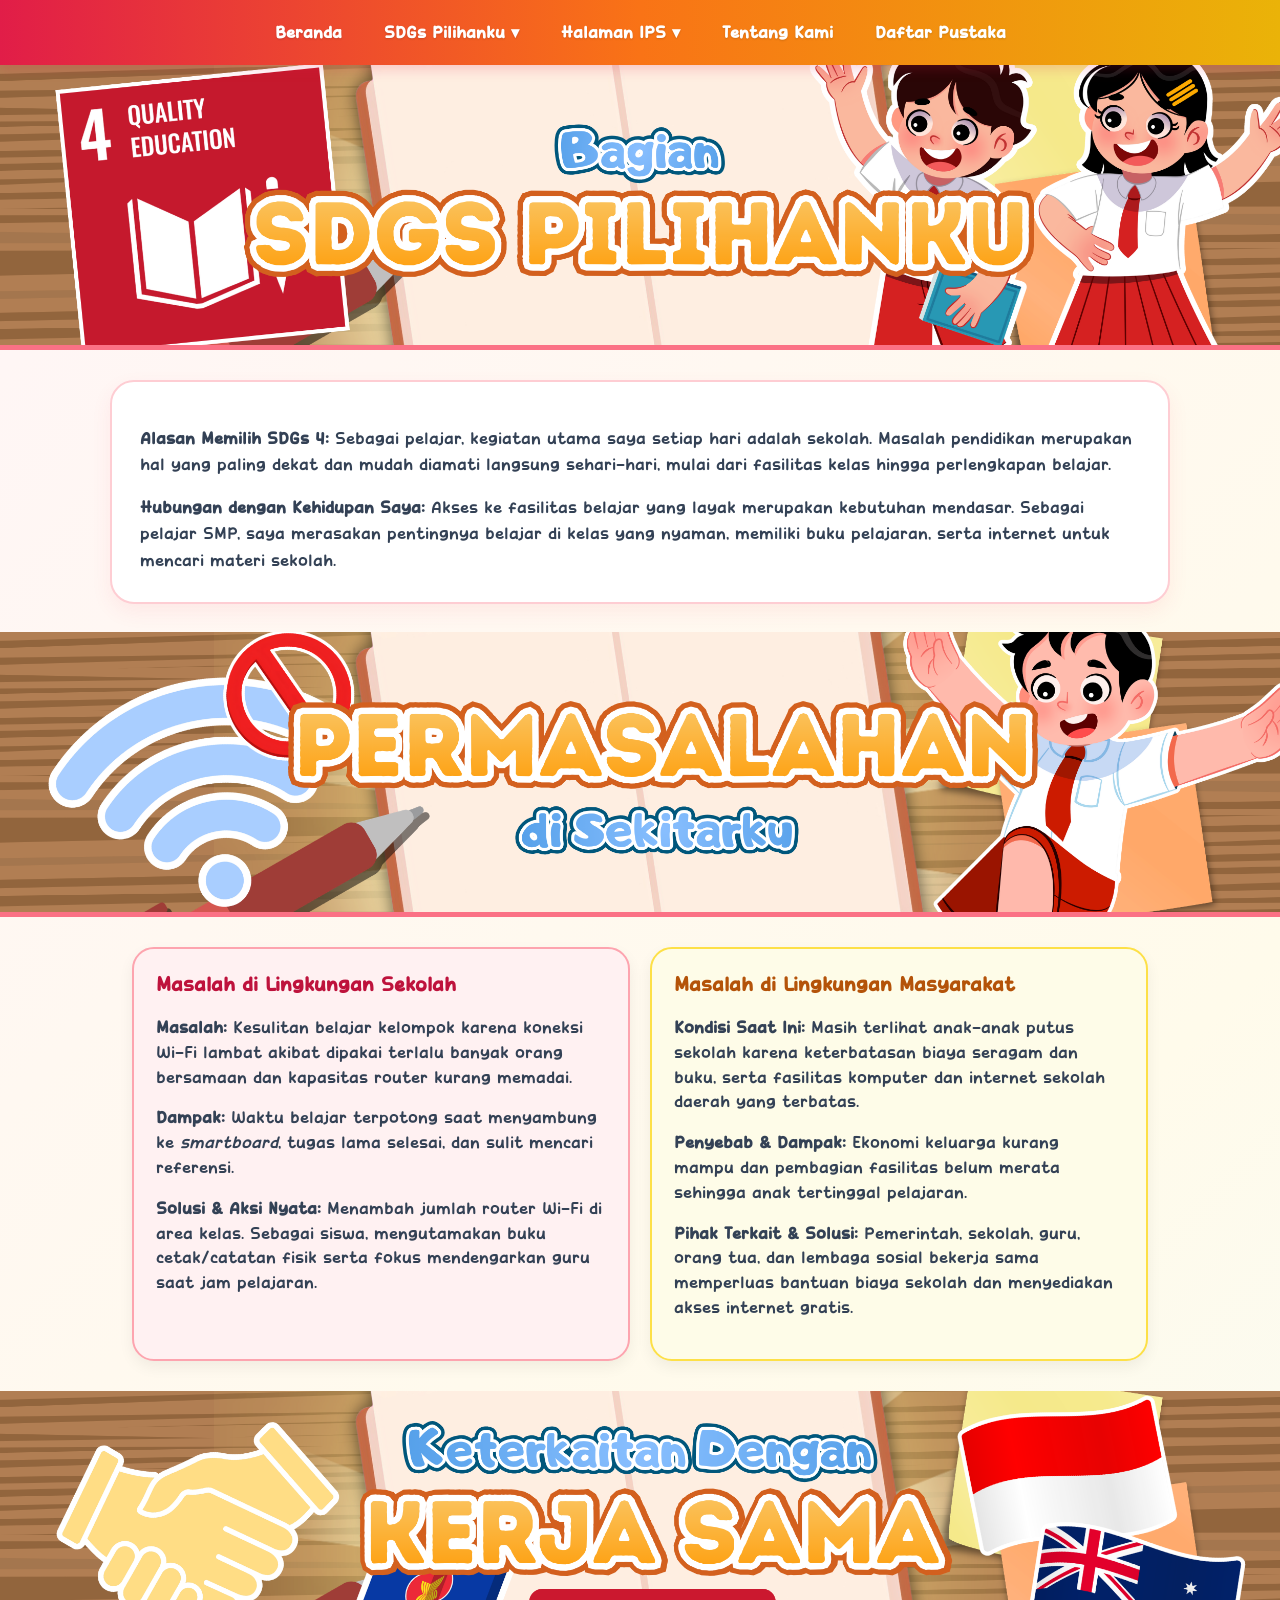
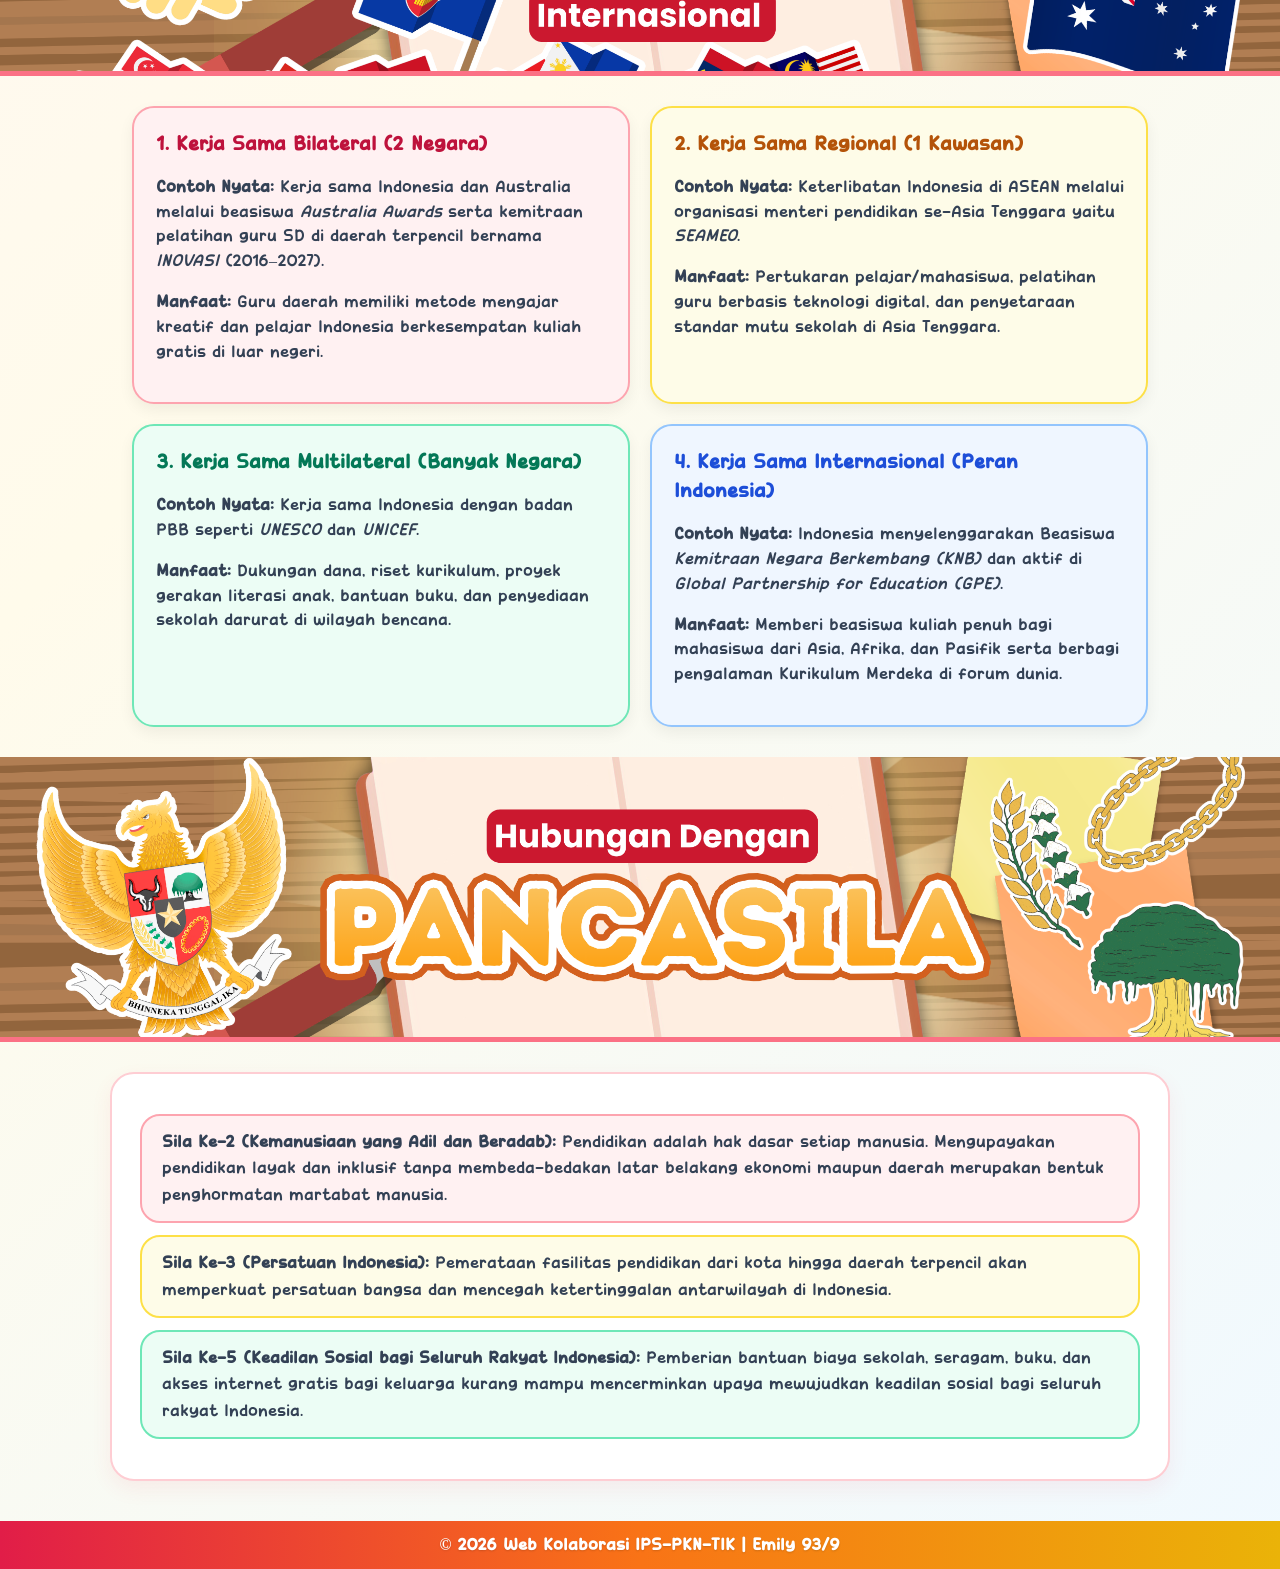
<file: sdgs.html>
<!DOCTYPE html>
<html lang="id">
<head>
    <meta charset="UTF-8">
    <meta name="viewport" content="width=device-width, initial-scale=1.0">
    <title>SDGs Pilihanku - SDGs 4</title>
    <link rel="stylesheet" href="sas-93-emily.css">
</head>
<body>

    <div class="topnav">
        <a href="index.html">Beranda</a>
        <div class="dropdown">
            <a href="sdgs.html">SDGs Pilihanku ▾</a>
            <div class="dropdown-content">
                <a href="sdgs.html#masalah">Permasalahan di Sekitarku</a>
                <a href="sdgs.html#kerjasama">Keterkaitan SDGs & Kerjasama</a>
                <a href="sdgs.html#pancasila">Hubungan Pancasila & SDGs</a>
            </div>
        </div>
        <div class="dropdown">
            <a href="ips.html">Halaman IPS ▾</a>
            <div class="dropdown-content">
                <a href="ips.html#pembangunan">Pembangunan</a>
                <a href="ips.html#poster">Poster dan Video Kampanye</a>
            </div>
        </div>
        <a href="perkenalan.html">Tentang Kami</a>
        <a href="daftar-pustaka.html">Daftar Pustaka</a>
    </div>

    <div class="header-banner">
        <img src="3.png" alt="SDGs 4 Pendidikan Bermutu">
    </div>

    <div class="content">
        <div class="kotak-info">
            <p><b>Alasan Memilih SDGs 4:</b> Sebagai pelajar, kegiatan utama saya setiap hari adalah sekolah. Masalah pendidikan merupakan hal yang paling dekat dan mudah diamati langsung sehari-hari, mulai dari fasilitas kelas hingga perlengkapan belajar.</p>
            <p><b>Hubungan dengan Kehidupan Saya:</b> Akses ke fasilitas belajar yang layak merupakan kebutuhan mendasar. Sebagai pelajar SMP, saya merasakan pentingnya belajar di kelas yang nyaman, memiliki buku pelajaran, serta internet untuk mencari materi sekolah.</p>
        </div>
    </div>

    <div id="masalah" class="header-banner">
        <img src="4.png" alt="Permasalahan di Sekitarku">
    </div>
    <div class="grid-kartu">
        <div class="kartu" style="width: 450px;">
            <h3>Masalah di Lingkungan Sekolah</h3>
            <p><b>Masalah:</b> Kesulitan belajar kelompok karena koneksi Wi-Fi lambat akibat dipakai terlalu banyak orang bersamaan dan kapasitas router kurang memadai.</p>
            <p><b>Dampak:</b> Waktu belajar terpotong saat menyambung ke <i>smartboard</i>, tugas lama selesai, dan sulit mencari referensi.</p>
            <p><b>Solusi & Aksi Nyata:</b> Menambah jumlah router Wi-Fi di area kelas. Sebagai siswa, mengutamakan buku cetak/catatan fisik serta fokus mendengarkan guru saat jam pelajaran.</p>
        </div>
        <div class="kartu" style="width: 450px;">
            <h3>Masalah di Lingkungan Masyarakat</h3>
            <p><b>Kondisi Saat Ini:</b> Masih terlihat anak-anak putus sekolah karena keterbatasan biaya seragam dan buku, serta fasilitas komputer dan internet sekolah daerah yang terbatas.</p>
            <p><b>Penyebab & Dampak:</b> Ekonomi keluarga kurang mampu dan pembagian fasilitas belum merata sehingga anak tertinggal pelajaran.</p>
            <p><b>Pihak Terkait & Solusi:</b> Pemerintah, sekolah, guru, orang tua, dan lembaga sosial bekerja sama memperluas bantuan biaya sekolah dan menyediakan akses internet gratis.</p>
        </div>
    </div>

    <div id="kerjasama" class="header-banner">
        <img src="5.png" alt="Keterkaitan SDGs dengan Kerjasama">
    </div>
    <div class="grid-kartu">
        <div class="kartu" style="width: 450px;">
            <h3>1. Kerja Sama Bilateral (2 Negara)</h3>
            <p><b>Contoh Nyata:</b> Kerja sama Indonesia dan Australia melalui beasiswa <i>Australia Awards</i> serta kemitraan pelatihan guru SD di daerah terpencil bernama <i>INOVASI</i> (2016–2027).</p>
            <p><b>Manfaat:</b> Guru daerah memiliki metode mengajar kreatif dan pelajar Indonesia berkesempatan kuliah gratis di luar negeri.</p>
        </div>
        <div class="kartu" style="width: 450px;">
            <h3>2. Kerja Sama Regional (1 Kawasan)</h3>
            <p><b>Contoh Nyata:</b> Keterlibatan Indonesia di ASEAN melalui organisasi menteri pendidikan se-Asia Tenggara yaitu <i>SEAMEO</i>.</p>
            <p><b>Manfaat:</b> Pertukaran pelajar/mahasiswa, pelatihan guru berbasis teknologi digital, dan penyetaraan standar mutu sekolah di Asia Tenggara.</p>
        </div>
        <div class="kartu" style="width: 450px;">
            <h3>3. Kerja Sama Multilateral (Banyak Negara)</h3>
            <p><b>Contoh Nyata:</b> Kerja sama Indonesia dengan badan PBB seperti <i>UNESCO</i> dan <i>UNICEF</i>.</p>
            <p><b>Manfaat:</b> Dukungan dana, riset kurikulum, proyek gerakan literasi anak, bantuan buku, dan penyediaan sekolah darurat di wilayah bencana.</p>
        </div>
        <div class="kartu" style="width: 450px;">
            <h3>4. Kerja Sama Internasional (Peran Indonesia)</h3>
            <p><b>Contoh Nyata:</b> Indonesia menyelenggarakan Beasiswa <i>Kemitraan Negara Berkembang (KNB)</i> dan aktif di <i>Global Partnership for Education (GPE)</i>.</p>
            <p><b>Manfaat:</b> Memberi beasiswa kuliah penuh bagi mahasiswa dari Asia, Afrika, dan Pasifik serta berbagi pengalaman Kurikulum Merdeka di forum dunia.</p>
        </div>
    </div>

    <div id="pancasila" class="header-banner">
        <img src="6.png" alt="Hubungan Pancasila dengan SDGs">
    </div>
    <div class="content">
        <div class="kotak-info">
            <div class="rounded-tex"><b>Sila Ke-2 (Kemanusiaan yang Adil dan Beradab):</b> Pendidikan adalah hak dasar setiap manusia. Mengupayakan pendidikan layak dan inklusif tanpa membeda-bedakan latar belakang ekonomi maupun daerah merupakan bentuk penghormatan martabat manusia.</div>
            <div class="rounded-tex"><b>Sila Ke-3 (Persatuan Indonesia):</b> Pemerataan fasilitas pendidikan dari kota hingga daerah terpencil akan memperkuat persatuan bangsa dan mencegah ketertinggalan antarwilayah di Indonesia.</div>
            <div class="rounded-tex"><b>Sila Ke-5 (Keadilan Sosial bagi Seluruh Rakyat Indonesia):</b> Pemberian bantuan biaya sekolah, seragam, buku, dan akses internet gratis bagi keluarga kurang mampu mencerminkan upaya mewujudkan keadilan sosial bagi seluruh rakyat Indonesia.</div>
        </div>
    </div>

    <div class="footer">
        <p>&copy; 2026 Web Kolaborasi IPS-PKN-TIK | Emily 93/9</p>
    </div>
</body>
</html>
</file>
<file: sas-93-emily.css>
@font-face {
    font-family: "bro";
    src: url("Cat Song.ttf");
}

body {
    margin: 0;
    background: linear-gradient(135deg, #fff5f7 0%, #fffbeb 50%, #f0f9ff 100%);
    font-family: "bro";
    font-size: 16px;
    color: #334155;
    scroll-behavior: smooth;
}

.topnav {
    background: linear-gradient(90deg, #e11d48, #f97316, #eab308);
    padding: 14px;
    text-align: center;
    position: sticky;
    top: 0;
    z-index: 100;
    box-shadow: 0px 4px 12px rgba(225, 29, 72, 0.2);
}

.topnav a {
    color: white;
    text-decoration: none;
    padding: 9px 18px;
    font-weight: 700;
    display: inline-block;
    border-radius: 25px;
    transition: 0.3s;
    text-shadow: 0px 1px 2px rgba(0, 0, 0, 0.15);
}

.topnav a:hover {
    background-color: rgba(255, 255, 255, 0.28);
    transform: translateY(-2px);
}

.dropdown {
    display: inline-block;
    position: relative;
}

.dropdown-content {
    display: none;
    position: absolute;
    background-color: white;
    min-width: 230px;
    box-shadow: 0px 8px 20px rgba(0, 0, 0, 0.12);
    border-radius: 16px;
    text-align: left;
    overflow: hidden;
    border: 2px solid #ffe4e6;
    z-index: 101;
}

.dropdown-content a {
    color: #be123c;
    display: block;
    border-radius: 0;
    padding: 11px 16px;
    font-weight: 600;
    text-shadow: none;
}

.dropdown-content a:hover {
    background-color: #ffe4e6;
    transform: none;
}

.dropdown:hover .dropdown-content {
    display: block;
}

.header-banner {
    width: 100%;
    margin-bottom: 30px;
    background-color: #ffe4e6;
    border-bottom: 5px solid #fb7185;
}

.header-banner img {
    width: 100%;
    max-height: 280px;
    object-fit: cover;
    display: block;
}

.section-subjudul h2 {
    background: linear-gradient(90deg, #fb7185, #f59e0b);
    color: white;
    text-align: center;
    padding: 14px 20px;
    margin: 30px auto 20px auto;
    width: 85%;
    max-width: 1000px;
    border-radius: 25px;
    font-size: 21px;
    font-weight: 800;
    box-shadow: 0px 4px 12px rgba(251, 113, 133, 0.25);
}

.content {
    display: flex;
    justify-content: center;
    margin-bottom: 28px;
}

.kotak-info {
    background-color: white;
    width: 85%;
    max-width: 1000px;
    padding: 28px;
    border-radius: 24px;
    border: 2px solid #fecdd3;
    box-shadow: 0px 8px 20px rgba(244, 63, 94, 0.08);
    line-height: 1.65;
}

.kotak-info h3 {
    color: #e11d48;
    margin-top: 0;
    font-size: 20px;
    font-weight: 800;
}

.kotak-info p:last-child {
    margin-bottom: 0;
}

.rounded-tex {
    background-color: #fff1f2;
    border: 2px solid #fda4af;
    border-radius: 20px;
    padding: 13px 20px;
    margin: 12px 0;
    transition: 0.3s;
}

.rounded-tex:nth-child(2) {
    background-color: #fefce8;
    border-color: #fde047;
}

.rounded-tex:nth-child(3) {
    background-color: #ecfdf5;
    border-color: #6ee7b7;
}

.rounded-tex:nth-child(4) {
    background-color: #eff6ff;
    border-color: #93c5fd;
}

.rounded-tex:hover {
    transform: translateX(6px);
    box-shadow: 0px 4px 10px rgba(0, 0, 0, 0.06);
}

.grid-kartu {
    display: flex;
    justify-content: center;
    flex-wrap: wrap;
    gap: 20px;
    width: 88%;
    max-width: 1040px;
    margin: 0 auto 30px auto;
}

.kartu {
    background-color: white;
    width: 280px;
    padding: 22px;
    border-radius: 22px;
    box-shadow: 0px 6px 15px rgba(0, 0, 0, 0.06);
    transition: 0.3s;
    line-height: 1.55;
    border: 2px solid #e2e8f0;
}

.kartu:nth-child(5n+1) {
    background-color: #fff1f2;
    border-color: #fda4af;
}
.kartu:nth-child(5n+1) h3 { color: #be123c; }

.kartu:nth-child(5n+2) {
    background-color: #fefce8;
    border-color: #fde047;
}
.kartu:nth-child(5n+2) h3 { color: #b45309; }

.kartu:nth-child(5n+3) {
    background-color: #ecfdf5;
    border-color: #6ee7b7;
}
.kartu:nth-child(5n+3) h3 { color: #047857; }

.kartu:nth-child(5n+4) {
    background-color: #eff6ff;
    border-color: #93c5fd;
}
.kartu:nth-child(5n+4) h3 { color: #1d4ed8; }

.kartu:nth-child(5n+5) {
    background-color: #f5f3ff;
    border-color: #c4b5fd;
}
.kartu:nth-child(5n+5) h3 { color: #6d28d9; }

.kartu:hover {
    transform: translateY(-7px) scale(1.01);
    box-shadow: 0px 10px 22px rgba(0, 0, 0, 0.1);
}

.kartu h3 {
    margin-top: 0;
    margin-bottom: 10px;
    font-weight: 800;
}

.ikon-sdg {
    width: 90px;
    height: 90px;
    border-radius: 15px;
    display: block;
    margin: 0 auto 12px auto;
    box-shadow: 0px 3px 8px rgba(0, 0, 0, 0.12);
}

.gambar-poster {
    width: 100%;
    max-width: 500px;
    border-radius: 20px;
    border: 4px solid #fda4af;
    box-shadow: 0px 6px 16px rgba(0, 0, 0, 0.12);
}

.kotak-kelompok {
    display: flex;
    align-items: center;
    gap: 25px;
}

.foto-kelompok img {
    width: 260px;
    height: 260px;
    object-fit: cover;
    border-radius: 20px;
    border: 4px solid #fda4af;
    box-shadow: 0px 4px 12px rgba(0, 0, 0, 0.1);
    display: block;
}

.teks-kelompok p {
    margin: 4px 0;
}

.teks-kelompok ul {
    margin-top: 2px;
    margin-bottom: 12px;
}

.teks-kelompok li {
    margin: 2px 0;
}

.footer {
    background: linear-gradient(90deg, #e11d48, #f97316, #eab308);
    color: white;
    text-align: center;
    padding: 15px;
    margin-top: 40px;
    font-weight: 700;
    text-shadow: 0px 1px 2px rgba(0, 0, 0, 0.15);
}

.footer p {
    margin: 0;
}

@media (max-width: 700px) {
    .kotak-kelompok {
        flex-direction: column;
        text-align: center;
    }
    .teks-kelompok ul {
        text-align: left;
    }
}
</file>
